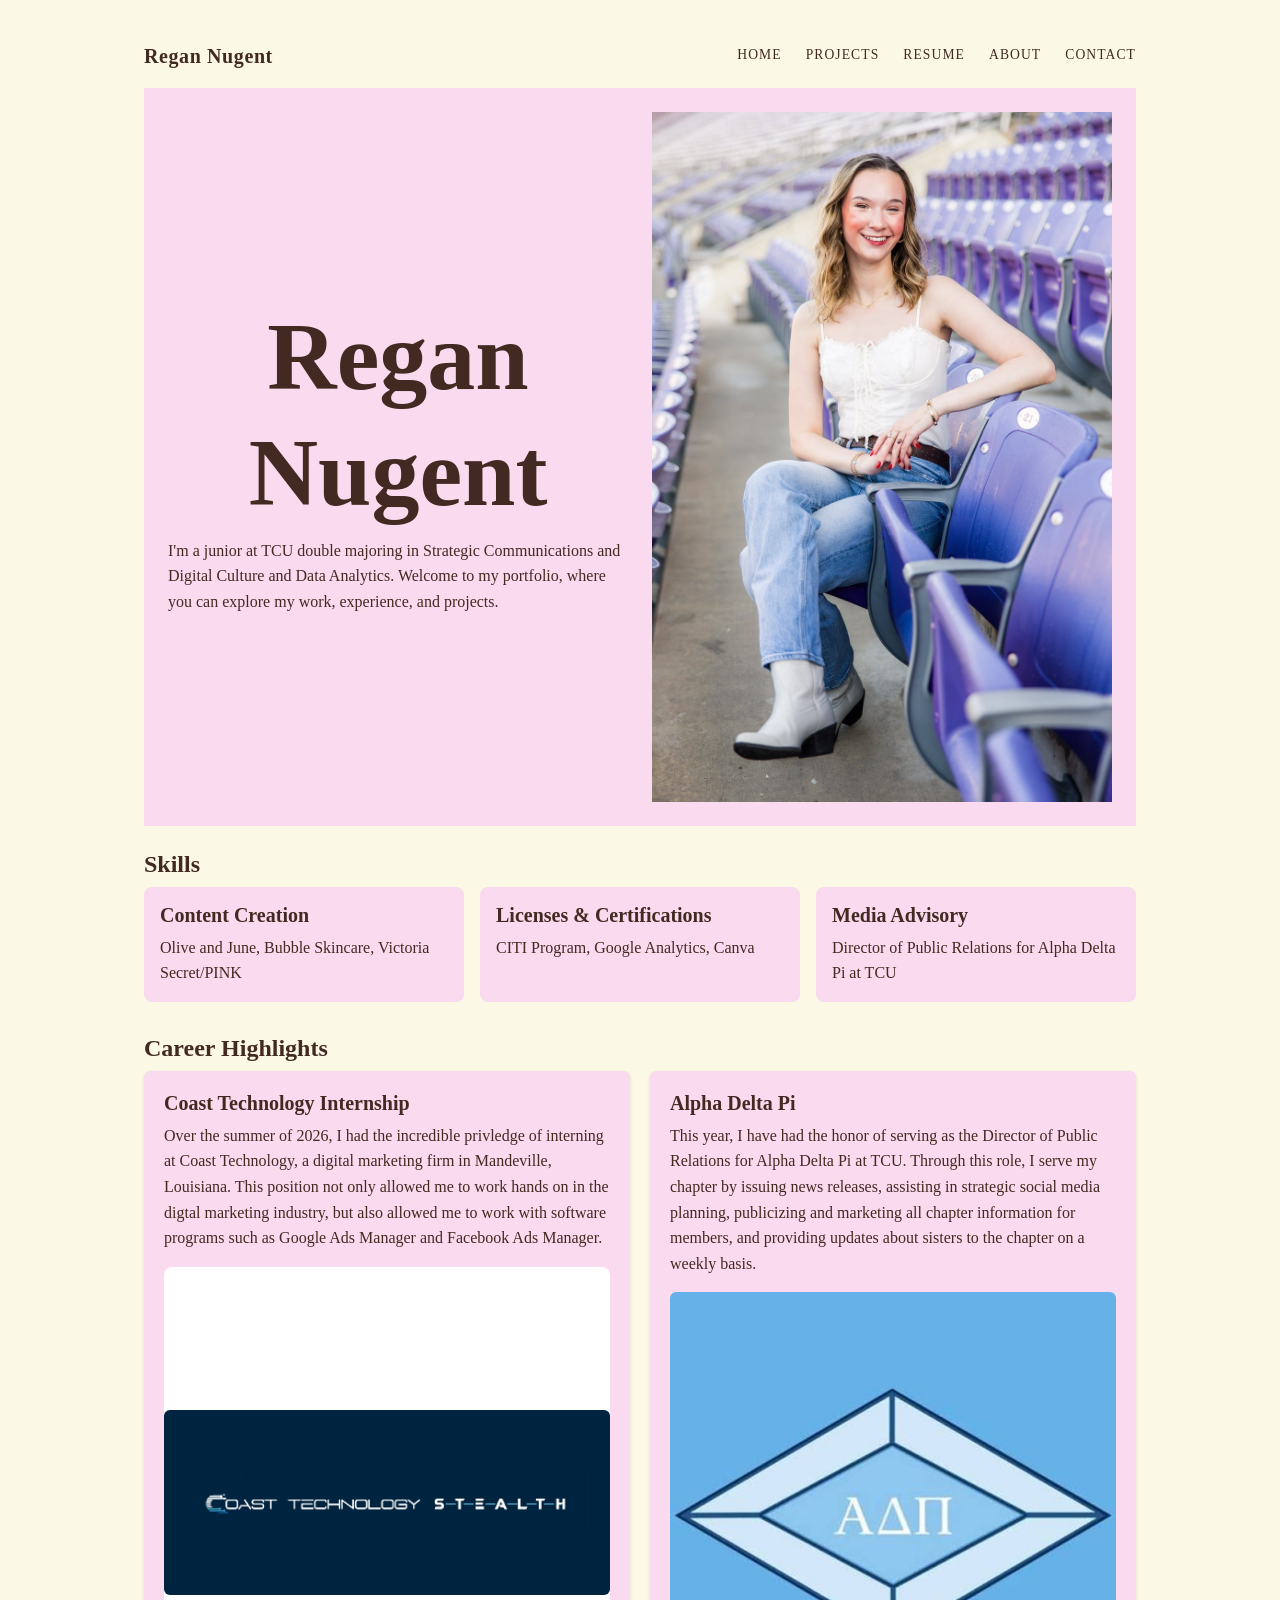
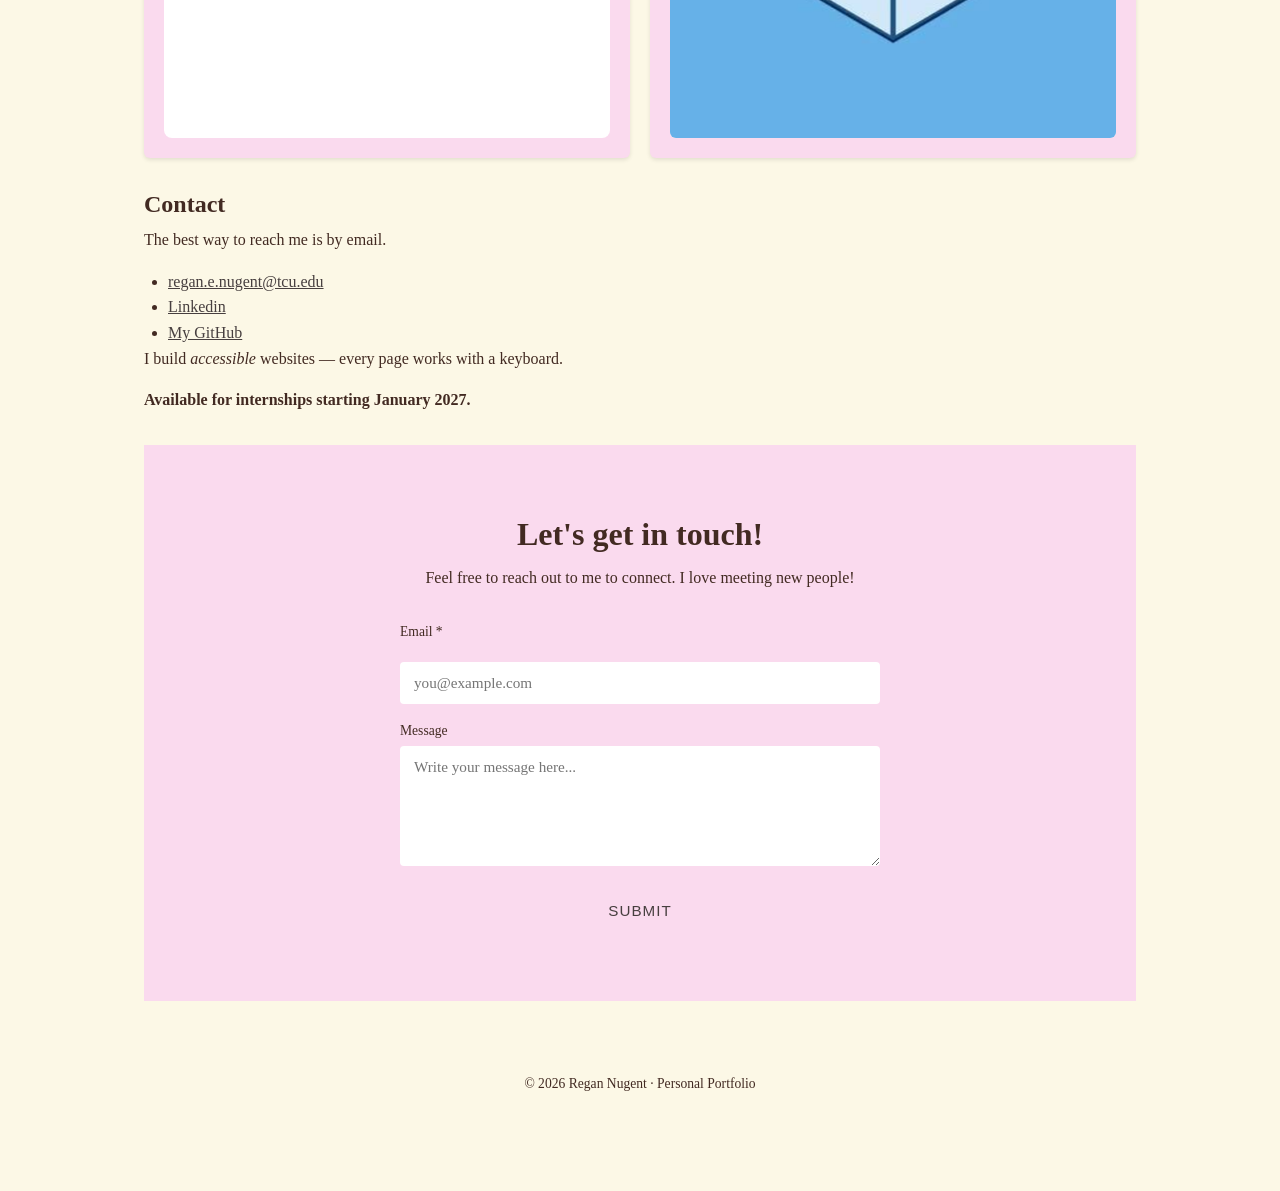
<file: index.html>
<!DOCTYPE html>
<html lang="en">
<head>
    <link rel="stylesheet" href="css/styles.css">
    <meta charset="UTF-8">
    <meta name="viewport" content="width=device-width, initial-scale=1.0">
    <title>Regan Nugent</title>
</head>

<nav class="nav-container">
    <a href="index.html" class="logo">Regan Nugent</a>
    <div class="nav-links">
        <a href="index.html">Home</a>
        <a href="projects.html">Projects</a>
        <a href="resume.html">Resume</a>
        <a href="about.html">About</a>
        <a href="index.html#contact">Contact</a>
    
    </div>
</nav>

<header>
    <div class="header-text">
        <h1>Regan Nugent</h1>
        <p>I'm a junior at TCU double majoring in Strategic Communications and Digital Culture and Data Analytics. Welcome to my portfolio, where you can explore my work, experience, and projects.</p>
    </div>
    <div class="header-pic">
        <img src="images/IMG_5962.JPG">
    </div>
</header>

<section>
    <main>
        <section id="skills">
    <h2>Skills</h2>
    <ul class="skills-grid">
        <li class="skill-card">
            <h3>Content Creation</h3>
            <p>Olive and June, Bubble Skincare, Victoria Secret/PINK</p>
        </li>
        <li class="skill-card">
            <h3>Licenses & Certifications</h3>
            <p>CITI Program, Google Analytics, Canva</p>
        </li>
         <li class="skill-card">
            <h3>Media Advisory</h3>
            <p>Director of Public Relations for Alpha Delta Pi at TCU</p>
        </li>
    </ul>
</section>

<section id="career-highlights">
    <h2>Career Highlights</h2>

    <div class="highlights-row">
        <ul class="project-list">
            <li class="project-card">
                <h3>Coast Technology Internship</h3>
                <p>Over the summer of 2026, I had the incredible privledge of interning at Coast Technology, a digital marketing firm in Mandeville, Louisiana. This position not only allowed me to work hands on in the digtal marketing industry, but also allowed me to work with software programs such as Google Ads Manager and Facebook Ads Manager. </p>
                <div class="header-pic">
                    <img src= "images/Coast-Technology-feature.png">
            </li>
        </ul>

        <ul class="project-list">
            <li class="project-card">
                <h3>Alpha Delta Pi</h3>
                <p>This year, I have had the honor of serving as the Director of Public Relations for Alpha Delta Pi at TCU. Through this role, I serve my chapter by issuing news releases, assisting in strategic social media planning, publicizing and marketing all chapter information for members, and providing updates about sisters to the chapter on a weekly basis.</p>
                <div class="header-pic">
                    <img src="images/ADPi.jpg">
                </div>
            </li>
        </ul>
    </div>
</section>

<section id="contact">
    <h2>Contact</h2>
    <p>The best way to reach me is by email.</p>
    <ul>
        <li><a href="regan.e.nugent@tcu.edu">regan.e.nugent@tcu.edu</a></li>
        <li><a href="https://www.linkedin.com/in/regannugent/" target="_blank" rel="noopener">Linkedin</a></li>
        <li><a href="https://github.com/regannugent504-ui/portfolio-reganenugent" target="_blank" rel="noopener">My GitHub</a></li>
    </ul>
<p>I build <em>accessible</em> websites — every page works with a keyboard.</p>
<p><strong>Available for internships starting January 2027.</strong></p>
</section>

<section class="contact" id="contact">
    <h2>Let's get in touch!</h2>
    <p>Feel free to reach out to me to connect. I love meeting new people!</p>
    <form class="contact-form" action="https://formspree.io/f/xgaejpdp" method="POST">
        <label for="email">Email *</label>
        <input type="email" id="email" name="email" required placeholder="you@example.com">
      </div>
      <div>
        <label for="message">Message</label>
        <textarea id="message" name="message" placeholder="Write your message here..."></textarea>
      </div>
      <button type="submit">Submit</button>
    </form>
</section>
<footer>
    <p>&copy; 2026 Regan Nugent · Personal Portfolio</p>
</footer>

</body>
</html>
</file>
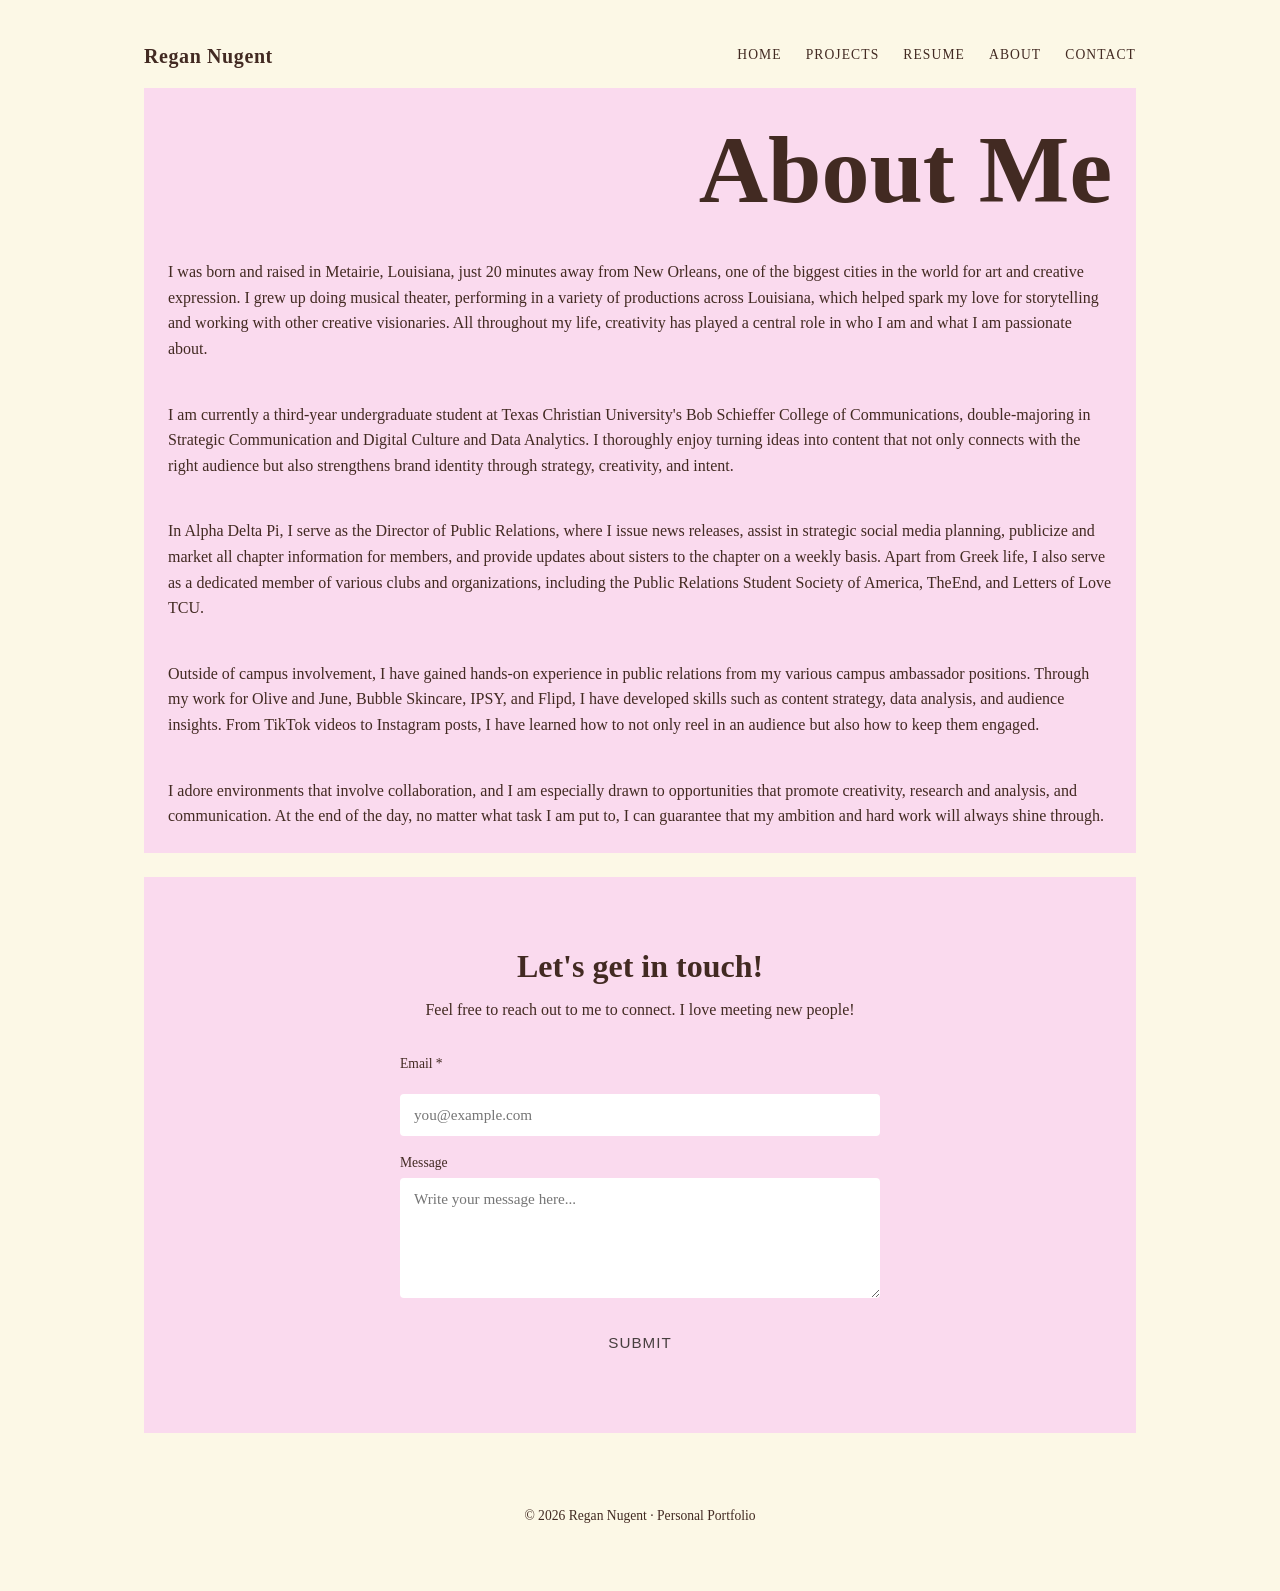
<file: about.html>
<!DOCTYPE html>
<html lang="en">
<head>
    <link rel="stylesheet" href="css/styles.css">
    <meta charset="UTF-8">
    <meta name="viewport" content="width=device-width, initial-scale=1.0">
    <title>Regan Nugent</title>
</head>

<nav class="nav-container">
    <a href="index.html" class="logo">Regan Nugent</a>
    <div class="nav-links">
        <a href="index.html">Home</a>
        <a href="projects.html">Projects</a>
        <a href="resume.html">Resume</a>
        <a href="about.html">About</a>
        <a href="index.html#contact">Contact</a>
    </div>
</nav>

<header>
    <div class="header-text"></div>
<h1>About Me</h1>
<p> I was born and raised in Metairie, Louisiana, just 20 minutes away from New Orleans, one of the biggest cities in the world for art and creative expression. I grew up doing musical theater, performing in a variety of productions across Louisiana, which helped spark my love for storytelling and working with other creative visionaries. All throughout my life, creativity has played a central role in who I am and what I am passionate about. 
</p>

<p>I am currently a third-year undergraduate student at Texas Christian University's Bob Schieffer College of Communications, double-majoring in Strategic Communication and Digital Culture and Data Analytics. I thoroughly enjoy turning ideas into content that not only connects with the right audience but also strengthens brand identity through strategy, creativity, and intent.
</p>
<p>In Alpha Delta Pi, I serve as the Director of Public Relations, where I issue news releases, assist in strategic social media planning, publicize and market all chapter information for members, and provide updates about sisters to the chapter on a weekly basis. Apart from Greek life, I also serve as a dedicated member of various clubs and organizations, including the Public Relations Student Society of America, TheEnd, and Letters of Love TCU.
</p>
<p>Outside of campus involvement, I have gained hands-on experience in public relations from my various campus ambassador positions. Through my work for Olive and June, Bubble Skincare, IPSY, and Flipd, I have developed skills such as content strategy, data analysis, and audience insights. From TikTok videos to Instagram posts, I have learned how to not only reel in an audience but also how to keep them engaged.
</p>
<p>I adore environments that involve collaboration, and I am especially drawn to opportunities that promote creativity, research and analysis, and communication. At the end of the day, no matter what task I am put to, I can guarantee that my ambition and hard work will always shine through. 
</p>
</div>
</header>
  
<section class="contact" id="contact">
    <h2>Let's get in touch!</h2>
    <p>Feel free to reach out to me to connect. I love meeting new people!</p>
    <form class="contact-form" action="https://formspree.io/f/xgaejpdp" method="POST">
        <label for="email">Email *</label>
        <input type="email" id="email" name="email" required placeholder="you@example.com">
      </div>
      <div>
        <label for="message">Message</label>
        <textarea id="message" name="message" placeholder="Write your message here..."></textarea>
      </div>
      <button type="submit">Submit</button>
    </form>
</section>

<footer>
    <p>&copy; 2026 Regan Nugent · Personal Portfolio</p>
</footer>
</file>
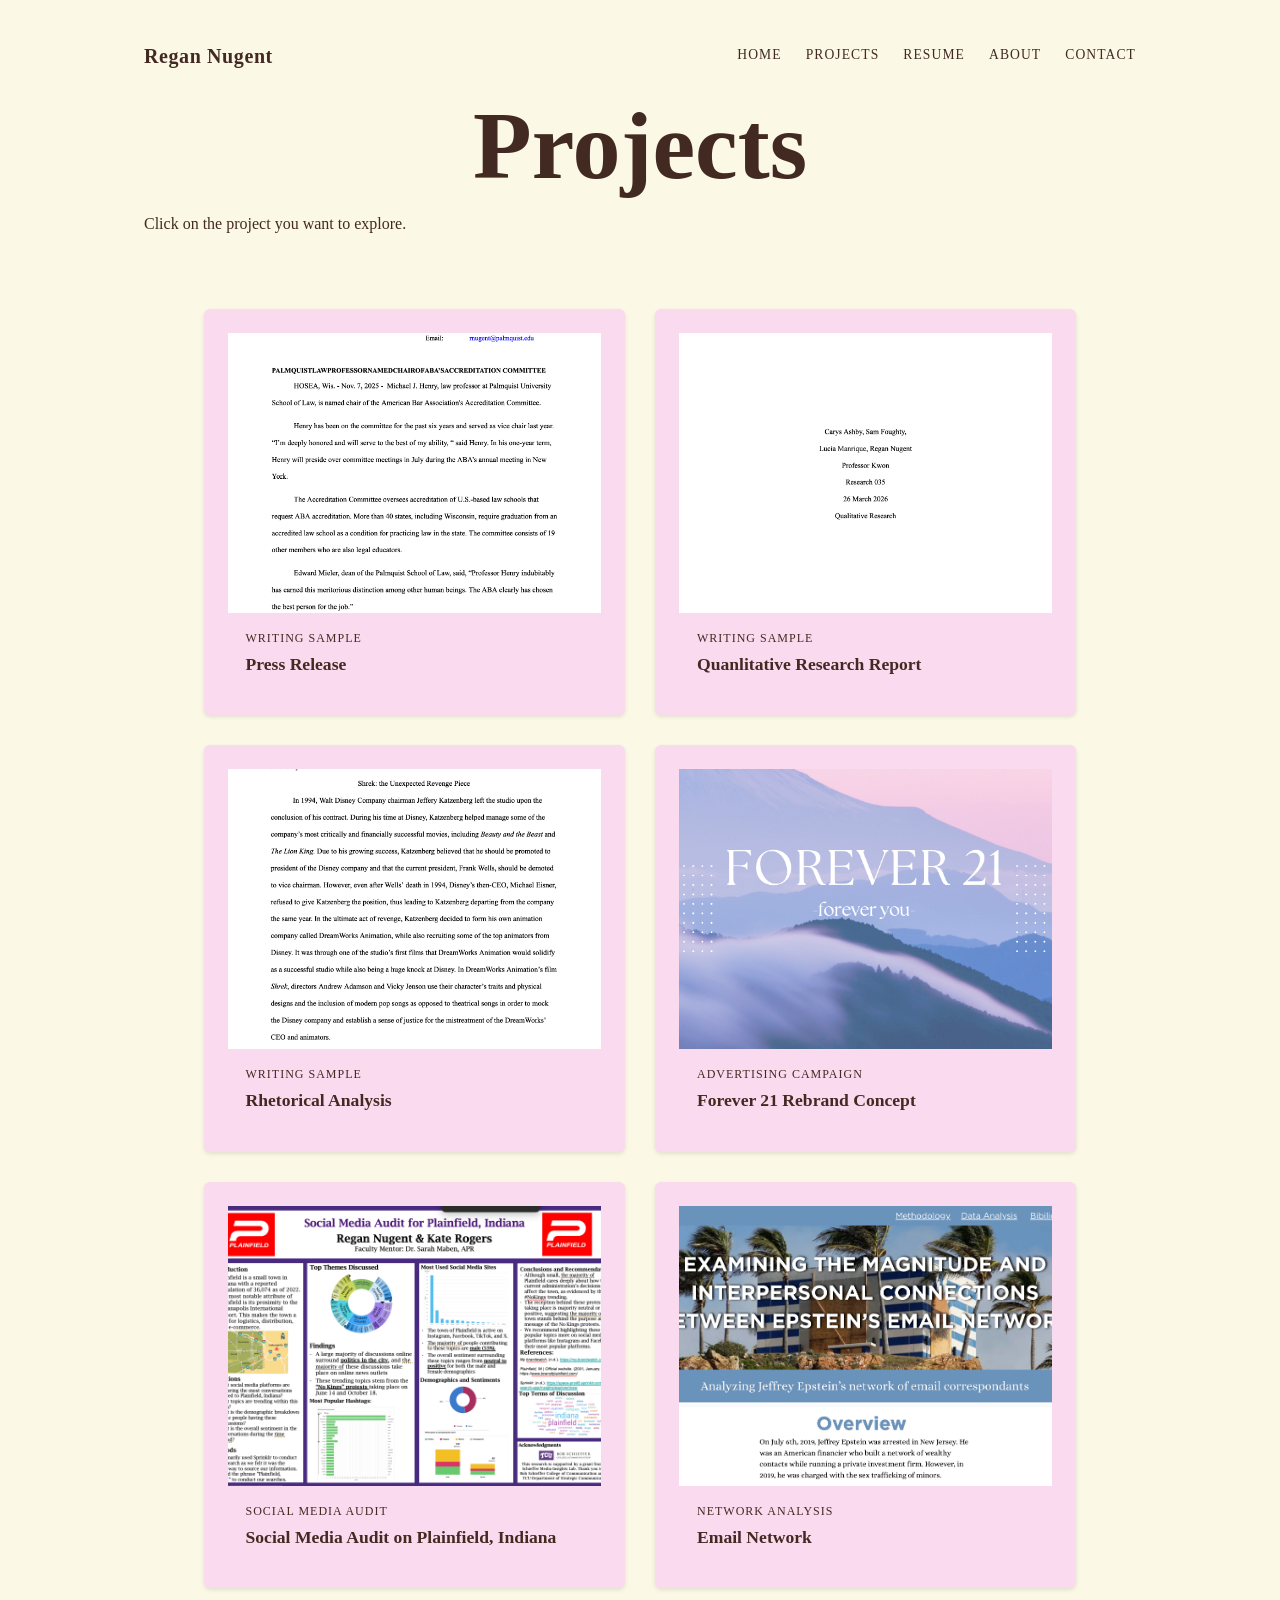
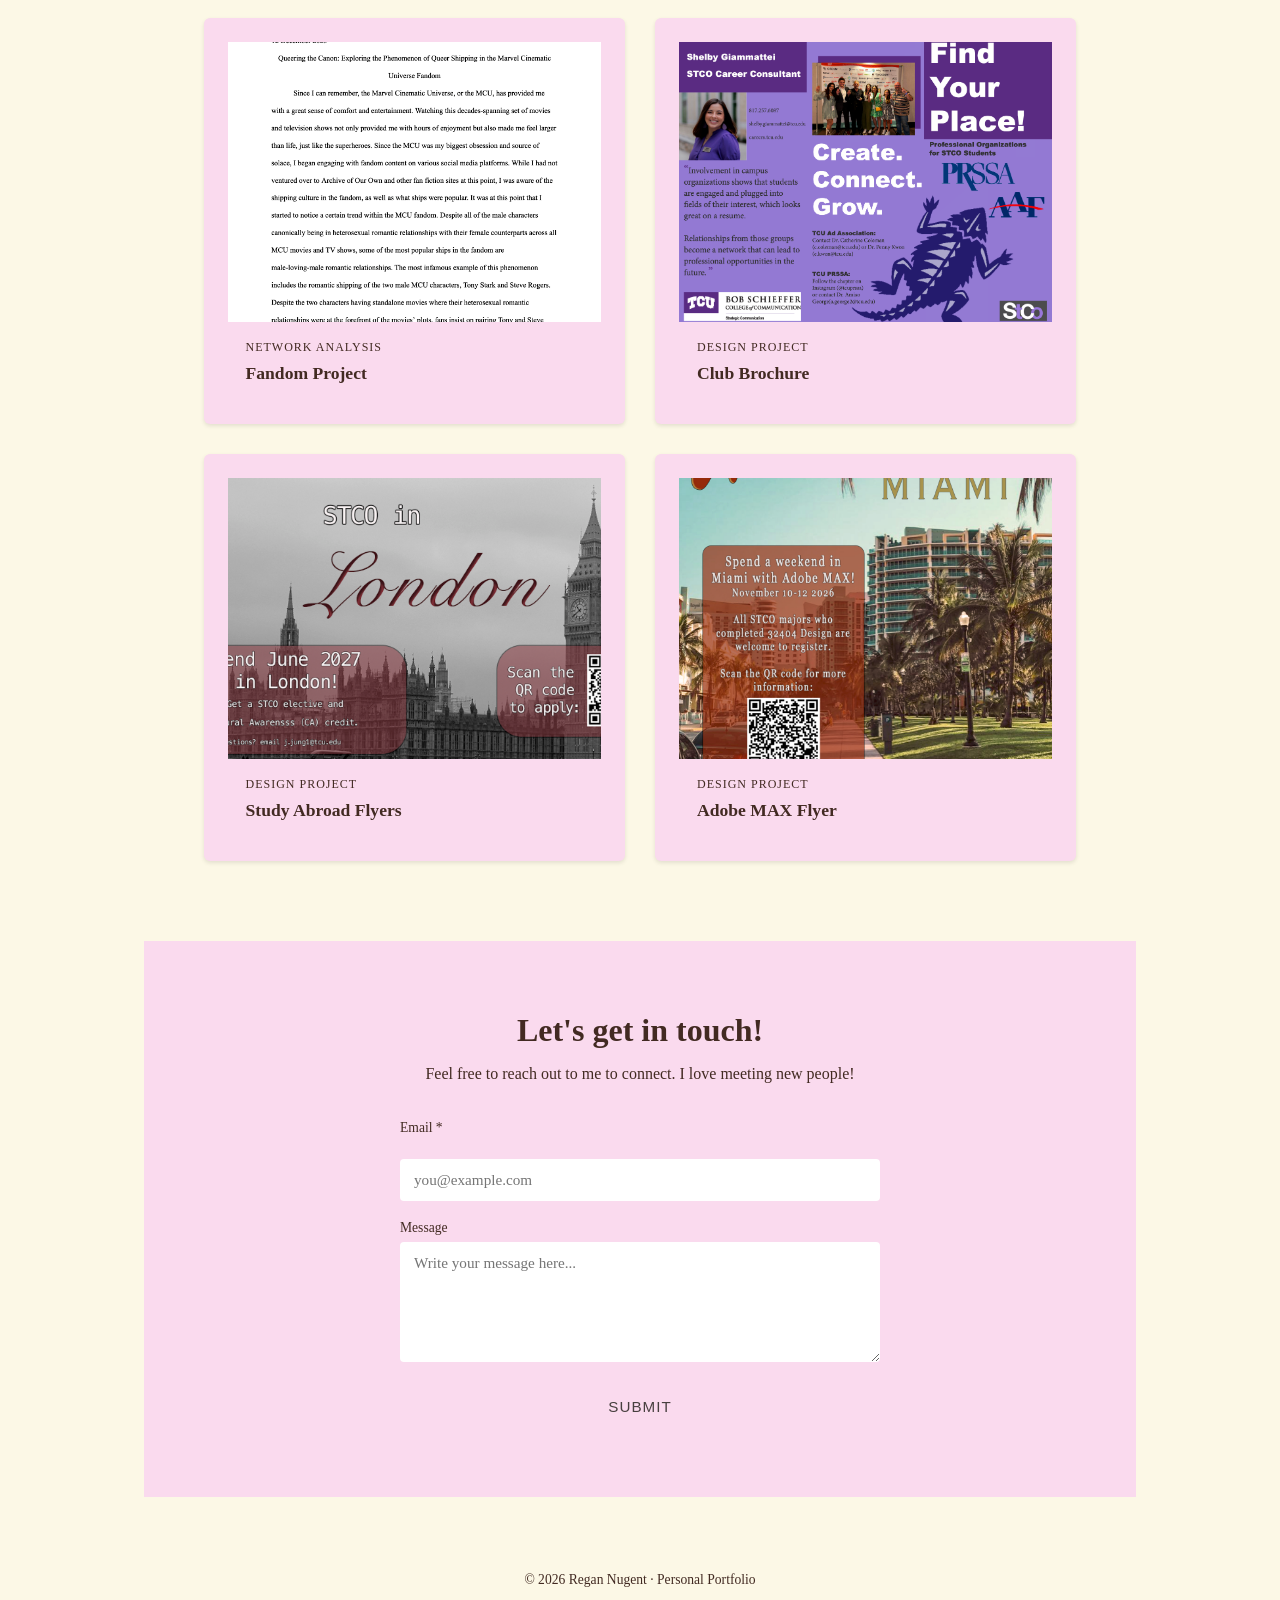
<file: projects.html>
<!DOCTYPE html>
<html lang="en">
<head>
    <link rel="stylesheet" href="css/styles.css">
    <meta charset="UTF-8">
    <meta name="viewport" content="width=device-width, initial-scale=1.0">
    <title>Regan Nugent</title>   
</head>
<nav class="nav-container">
    <a href="index.html" class="logo">Regan Nugent</a>
    <div class="nav-links">
        <a href="index.html">Home</a>
        <a href="projects.html">Projects</a>
        <a href="resume.html">Resume</a>
        <a href="about.html">About</a>
        <a href="index.html#contact">Contact</a>
    </div>
</nav>

<body>
    <section class="page-title" id="projects">
    <h1>Projects</h1>
<p class="section-note">Click on the project you want to explore.</p>  </section>

  <section class="projects">
  <a class="project-card" href="files/News-Release.pdf" download="Regan-Nugent-Press-Release.pdf">
    <div class="thumb"><img src="images/News_Release.png" alt="Writing sample thumbnail" onerror="this.style.display='none'; this.parentElement.innerHTML='Image placeholder';" style="object-position: 30% 60%;"></div>
    <div class="info">
      <p class="category">Writing Sample</p>
      <h3>Press Release</h3>
    </div>
  </a>

  <a class="project-card" href="files/Wrapped and Ready-Qualitative .pdf" download="Regan-Nugent-Qualitative-Research-Report.pdf">
    <div class="thumb"><img src="images/Qualitative_Research_Report.png" alt="Writing sample thumbnail" onerror="this.style.display='none'; this.parentElement.innerHTML='Image placeholder';"></div>
    <div class="info">
      <p class="category">Writing Sample</p>
      <h3>Quanlitative Research Report</h3>
    </div>
  </a>

  <a class="project-card" href="files/Shrek_ the Unexpected Revenge Piece - Nugent.docx.pdf" download="Regan-Nugent-Rhetorical-Analysis.pdf">
    <div class="thumb"><img src="images/Shrek.png" alt="Writing sample thumbnail" onerror="this.style.display='none'; this.parentElement.innerHTML='Image placeholder';"></div>
    <div class="info">
      <p class="category">Writing Sample</p>
      <h3>Rhetorical Analysis</h3>
    </div>
  </a>

  <a class="project-card" href="files/F21_Group 2 Book.pdf" download="Regan-Nugent-Forever-21-Rebrand.pdf">
    <div class="thumb"><img src="images/Forever_21.png" alt="Advertising campaign thumbnail" onerror="this.style.display='none'; this.parentElement.innerHTML='Image placeholder';"></div>
    <div class="info">
      <p class="category">Advertising Campaign</p>
      <h3>Forever 21 Rebrand Concept</h3>
    </div>
  </a>

  <a class="project-card" href="files/Social Media Audit on Plainfield, Indiana.pdf" download="Regan-Nugent-Social-Media-Audit.pdf">
    <div class="thumb"><img src="images/Social_Media_Audit.png" alt="Social media audit thumbnail" onerror="this.style.display='none'; this.parentElement.innerHTML='Image placeholder';"></div>
    <div class="info">
      <p class="category">Social Media Audit</p>
      <h3>Social Media Audit on Plainfield, Indiana</h3>
    </div>
  </a>

  <a class="project-card" href="files/Epstein Email Network.pdf" download="Regan-Nugent-Email-Network.pdf">
    <div class="thumb"><img src="images/Email_Network.png" alt="Writing sample thumbnail" onerror="this.style.display='none'; this.parentElement.innerHTML='Image placeholder';"></div>
    <div class="info">
      <p class="category">Network Analysis</p>
      <h3>Email Network</h3>
    </div>
  </a>

  <a class="project-card" href="files/Final Project.pdf" download="Regan-Nugent-Fandom-Project.pdf">
    <div class="thumb"><img src="images/Fandom_Project.png" alt="Project four thumbnail" onerror="this.style.display='none'; this.parentElement.innerHTML='Image placeholder';"></div>
    <div class="info">
      <p class="category">Network Analysis</p>
      <h3>Fandom Project</h3>
    </div>
  </a>

  <a class="project-card" href="files/Brochure (1).pdf" download="Regan-Nugent-Club-Brochure.pdf">
    <div class="thumb"><img src="images/Brochure.png" alt="Writing sample thumbnail" onerror="this.style.display='none'; this.parentElement.innerHTML='Image placeholder';"></div>
    <div class="info">
      <p class="category">Design Project</p>
      <h3>Club Brochure</h3>
    </div>
  </a>

  <a class="project-card" href="files/Regan Nugent Project 2/Regan Nugent Facebook.png" download="Regan-Nugent-Study-Abroad-Flyers.pdf">
    <div class="thumb"><img src="images/Study_Abroad.png" alt="Writing sample thumbnail" onerror="this.style.display='none'; this.parentElement.innerHTML='Image placeholder';"></div>
    <div class="info">
      <p class="category">Design Project</p>
      <h3>Study Abroad Flyers</h3>
    </div>
  </a>

  <a class="project-card" href="files/Regan Nugent Project 1.pdf" download="Regan-Nugent-Adobe-MAX-Flyer.pdf">
    <div class="thumb"><img src="images/Adobe_MAX.png" alt="Writing sample thumbnail" onerror="this.style.display='none'; this.parentElement.innerHTML='Image placeholder';"></div>
    <div class="info">
      <p class="category">Design Project</p>
      <h3>Adobe MAX Flyer</h3>
    </div>
  </a>
</section>

<section class="contact" id="contact">
    <h2>Let's get in touch!</h2>
    <p>Feel free to reach out to me to connect. I love meeting new people!</p>
    <form class="contact-form" action="https://formspree.io/f/xgaejpdp" method="POST">
        <label for="email">Email *</label>
        <input type="email" id="email" name="email" required placeholder="you@example.com">
      </div>
      <div>
        <label for="message">Message</label>
        <textarea id="message" name="message" placeholder="Write your message here..."></textarea>
      </div>
      <button type="submit">Submit</button>
    </form>
</section>
<footer>
    <p>&copy; 2026 Regan Nugent · Personal Portfolio</p>
</footer>

</body>
</html>
</body>
</html>
</file>
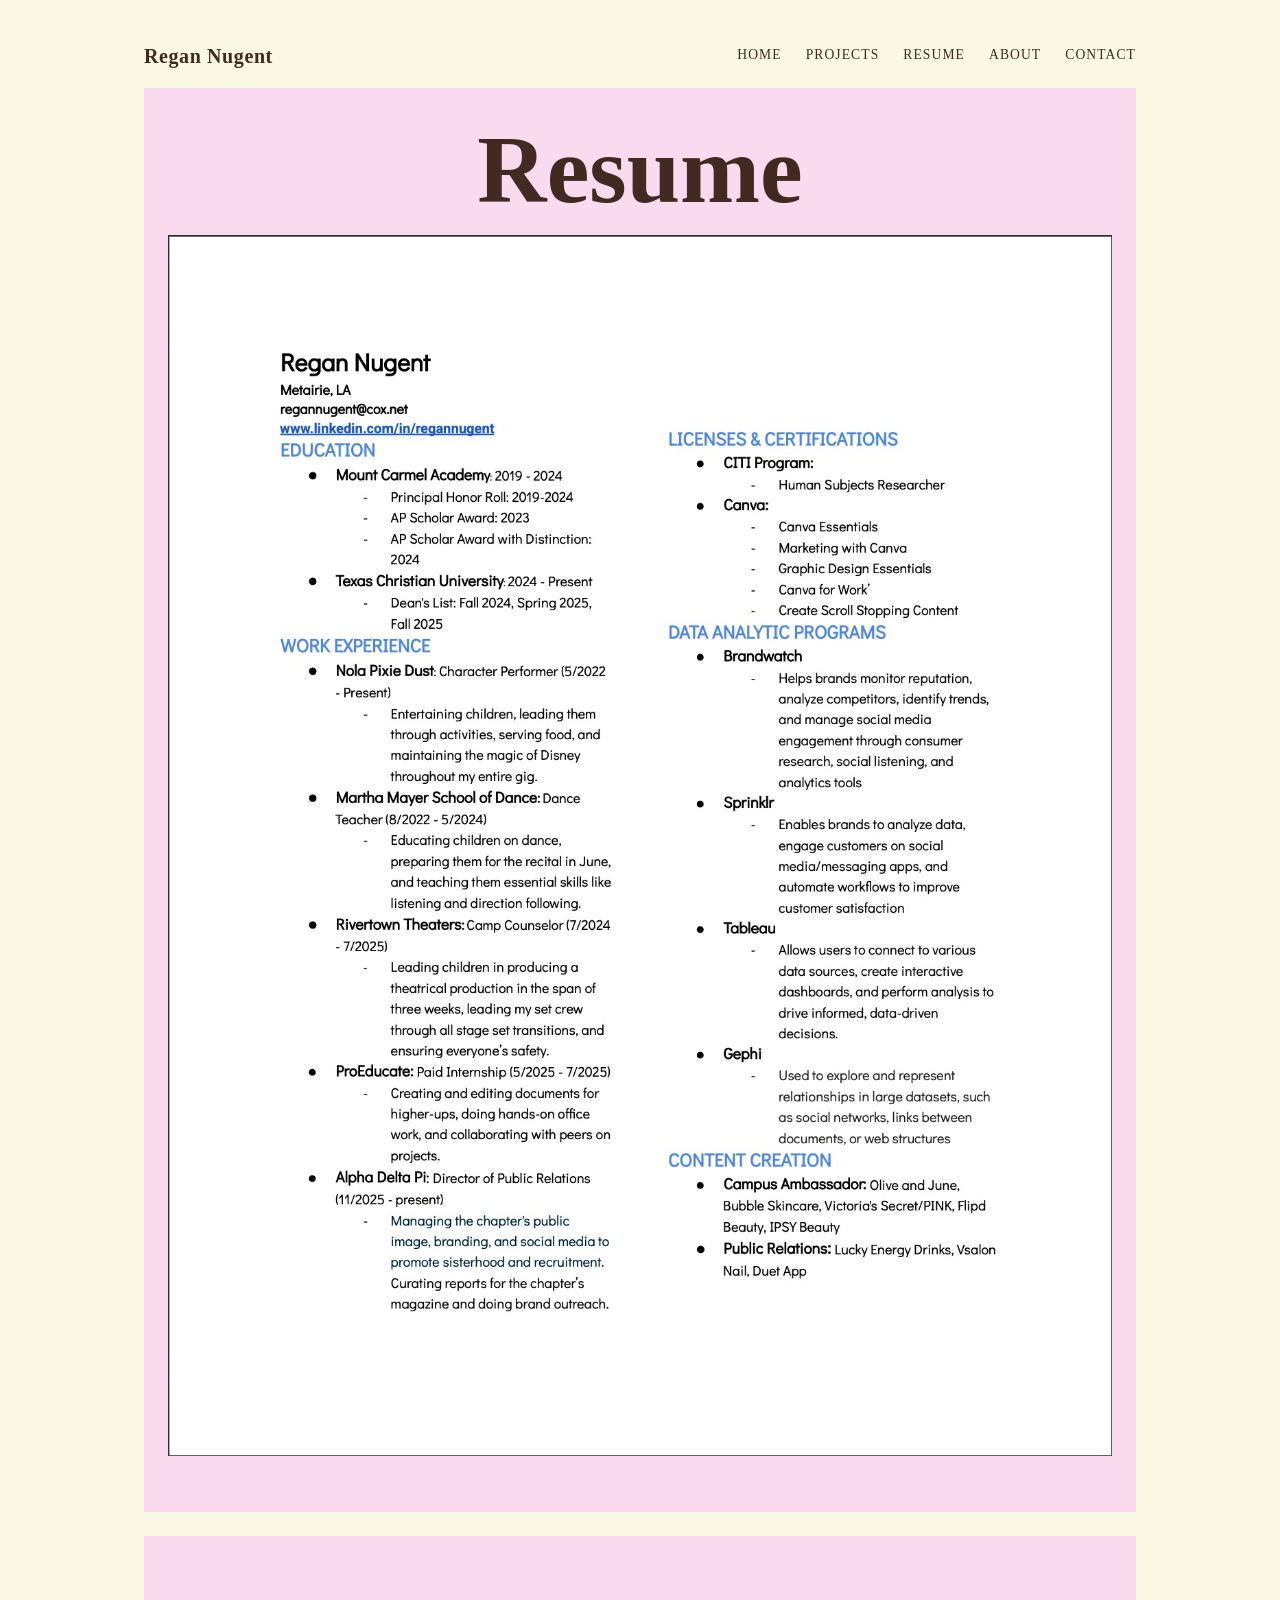
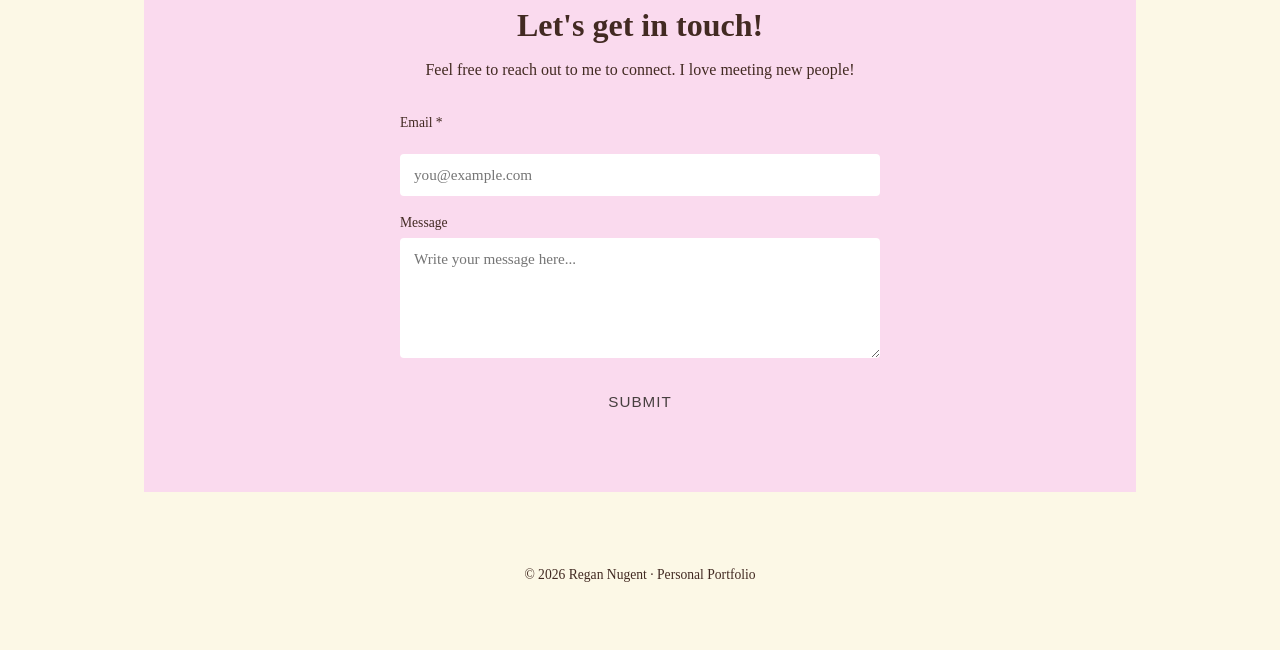
<file: resume.html>
<!DOCTYPE html>
<html lang="en">
<head>
    <link rel="stylesheet" href="css/styles.css">
    <meta charset="UTF-8">
    <meta name="viewport" content="width=device-width, initial-scale=1.0">
    <title>Regan Nugent</title>
</head>

<nav class="nav-container">
    <a href="index.html" class="logo">Regan Nugent</a>
    <div class="nav-links">
        <a href="index.html">Home</a>
        <a href="projects.html">Projects</a>
         <a href="resume.html">Resume</a>
        <a href="about.html">About</a>
        <a href="index.html#contact">Contact</a>
    </div>
</nav>

<header>
    <div class="header-text">
        <h1>Resume</h1>
    <section id="resume">
    <a href="files/Regan-Nugent-Resume.pdf" download="Regan-Nugent-Resume.pdf" aria-label="Download my resume as a PDF">
        <div class="header-pic">
        <img src="images/Regan_Nugent_Resume.jpeg">
        </div>
    </a>
    </section>    
</header>

<section class="contact" id="contact">
    <h2>Let's get in touch!</h2>
    <p>Feel free to reach out to me to connect. I love meeting new people!</p>
    <form class="contact-form" action="https://formspree.io/f/xgaejpdp" method="POST">
        <label for="email">Email *</label>
        <input type="email" id="email" name="email" required placeholder="you@example.com">
      </div>
      <div>
        <label for="message">Message</label>
        <textarea id="message" name="message" placeholder="Write your message here..."></textarea>
      </div>
      <button type="submit">Submit</button>
    </form>
</section>

  <footer>
    <p>&copy; 2026 Regan Nugent · Personal Portfolio</p>
</footer>

</html>
</file>
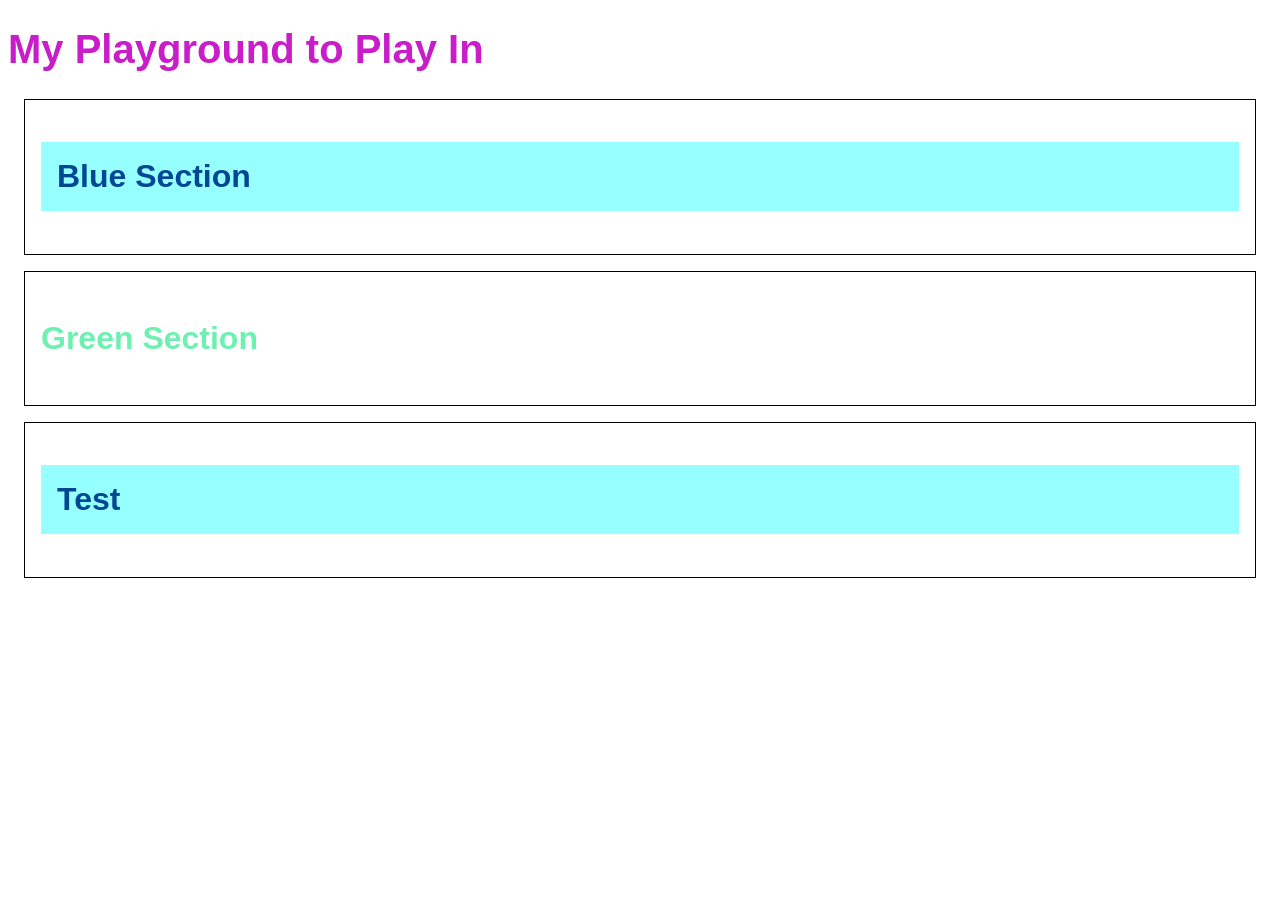
<file: sandbox.html>
<!DOCTYPE html>
<html lang="en">
<head>
    <meta charset="UTF-8">
    <meta name="viewport" content="width=device-width, initial-scale=1.0">
    <title>Document</title>

    <!-- Inline CSS for learning purposes -->

    <style>

        h1 {
            color: rgb(201, 29, 201);

            font-family:'Gill Sans', 'Gill Sans MT', Calibri, 'Trebuchet MS', sans-serif;

            font-size: 2.5rem;
        }
        
        h2 {
            color: rgb(3, 71, 148);
            
            font-family:'Gill Sans', 'Gill Sans MT', Calibri, 'Trebuchet MS', sans-serif;

            font-size: 2rem;

            background-color: rgb(150, 255, 255);
            padding: 1rem
        }

        
        h3 {
            color: rgb(110, 240, 177);
            
            font-family: 'Gill Sans', 'Gill Sans MT', Calibri, 'Trebuchet MS', sans-serif;

            font-size: 2rem;

        }

  
        section {
            border: 1px solid black;
            margin: 1rem;
            padding: 1rem;
        
    </style>




</head>
<body>

    </main>

        <h1>My Playground to Play In</h1>
        <section class=""blue>
            <h2>Blue Section</h2>
        </section>

        <section class="Green">
            <h3>Green Section</h3>
        </section>


        <section>
            <h2>Test</h2>

        </section>


    </main>




</body>
</html>
</file>
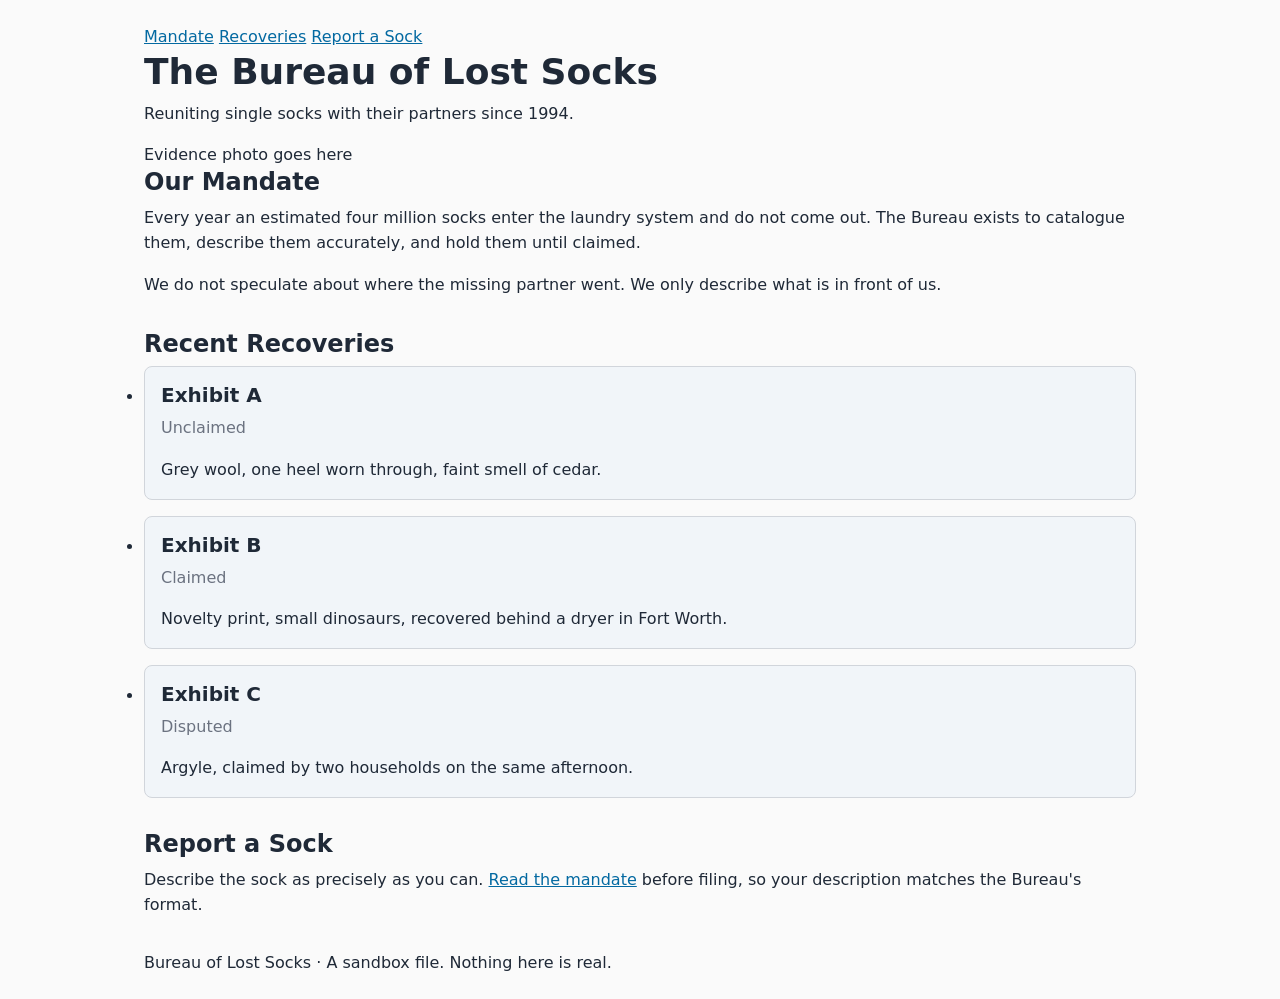
<file: sandboxes/sandbox06.html>
<!DOCTYPE html>
<html lang="en">
<head>
<meta charset="UTF-8">
<meta name="viewport" content="width=device-width, initial-scale=1.0">
<title>Bureau of Lost Socks — Sandbox</title>

<!-- Inline CSS for learning purposes. This file is a sandbox:
     it is NOT linked to css/styles.css and never will be. Break it freely. -->

<style>

/* ==========================
   1. RESET
   ========================== */
*,
*::before,
*::after {
    box-sizing: border-box;
    margin: 0;
    padding: 0;
}

img {
    max-width: 100%;
    height: auto;
    display: block;
}

/* ==========================
   2. DESIGN TOKENS
   ========================== */
:root {
    /* Color */
    --color-bg: #fafafa;
    --color-surface: #ffffff;
    --color-text: #1f2937;
    --color-muted: #6b7280;
    --color-accent: #0369a1;

    /* Spacing — a modular scale */
    --space-sm: 0.5rem;
    --space-md: 1rem;
    --space-lg: 1.5rem;
    --space-xl: 2rem;

    /* Typography */
    --text-base: 1rem;
    --text-h3: 1.25rem;
    --text-h2: 1.5rem;
    --text-h1: 2.25rem;
    --leading-body: 1.6;
    --leading-heading: 1.2;
    --font-stack: system-ui, 'Segeo UI', Tahoma, sans-serif;

    /* Layout */
    --page-width: 64rem;
    --reading-width: 70ch;
}

/* ==========================
   3. BASE ELEMENT STYLES
   ========================== */
body {
    background-color: var(--color-bg);
    color: var(--color-text);
    font-size: var(--text-base);
    line-height: var(--leading-body);
    font-family: var(--font-stack);
}

h1 { font-size: var(--text-h1); line-height: var(--leading-heading); }
h2 { font-size: var(--text-h2); line-height: var(--leading-heading); }
h3 { font-size: var(--text-h3); line-height: var(--leading-heading); }

h1, h2, h3 { margin-bottom: var(--space-sm); }
p { margin-bottom: var(--space-md); }
p:last-child { margin-bottom: 0; }

a { color: var(--color-accent); }

/* ==========================
   4. LAYOUT
   ========================== */
body {
    max-width: var(--page-width);
    margin: 0 auto;
    padding: var(--space-lg) var(--space-md);
}

section {
    margin-bottom: 32px;
}

.exhibit {
    background-color: #f1f5f9;
    border: 1px solid #d1d5db;
    border-radius: 8px;
    padding: var(--space-md);
    margin-bottom: 1rem;
}

.status {
    color: #6b7280;
}

</style>
</head>
<body>

<nav>
    <a href="#mandate">Mandate</a>
    <a href="#recoveries">Recoveries</a>
    <a href="#report">Report a Sock</a>
</nav>


<header>
    <div class="header-text">
        <h1>The Bureau of Lost Socks</h1>
        <p>Reuniting single socks with their partners since 1994.</p>
    <div>
    <div class="header-pic">
        <!-- TODO: replace before submitting -->
        <p>Evidence photo goes here</p>
    </div>
</header>

<main>

    <section id="mandate">
        <h2>Our Mandate</h2>
        <p>Every year an estimated four million socks enter the laundry system and do not come out. The Bureau exists to catalogue them, describe them accurately, and hold them until claimed.</p>
        <p>We do not speculate about where the missing partner went. We only describe what is in front of us.</p>
    </section>

    <section id="recoveries">
        <h2>Recent Recoveries</h2>
        <ul>
            <li class="exhibit">
                <h3>Exhibit A</h3>
                <p class="status">Unclaimed</p>
                <p>Grey wool, one heel worn through, faint smell of cedar.</p>
            </li>
            <li class="exhibit">
                <h3>Exhibit B</h3>
                <p class="status">Claimed</p>
                <p>Novelty print, small dinosaurs, recovered behind a dryer in Fort Worth.</p>
            </li>
            <li class="exhibit">
                <h3>Exhibit C</h3>
                <p class="status">Disputed</p> 
                <p>Argyle, claimed by two households on the same afternoon.</p>
            </li>
        </ul>
    </section>

    <section id="report">
        <h2>Report a Sock</h2>
        <p>Describe the sock as precisely as you can. <a href="#mandate">Read the mandate</a> before filing, so your description matches the Bureau's format.</p>
    </section>

</main>

<footer>
    <p>Bureau of Lost Socks &middot; A sandbox file. Nothing here is real.</p>
</footer>

</body>
</html>
</file>
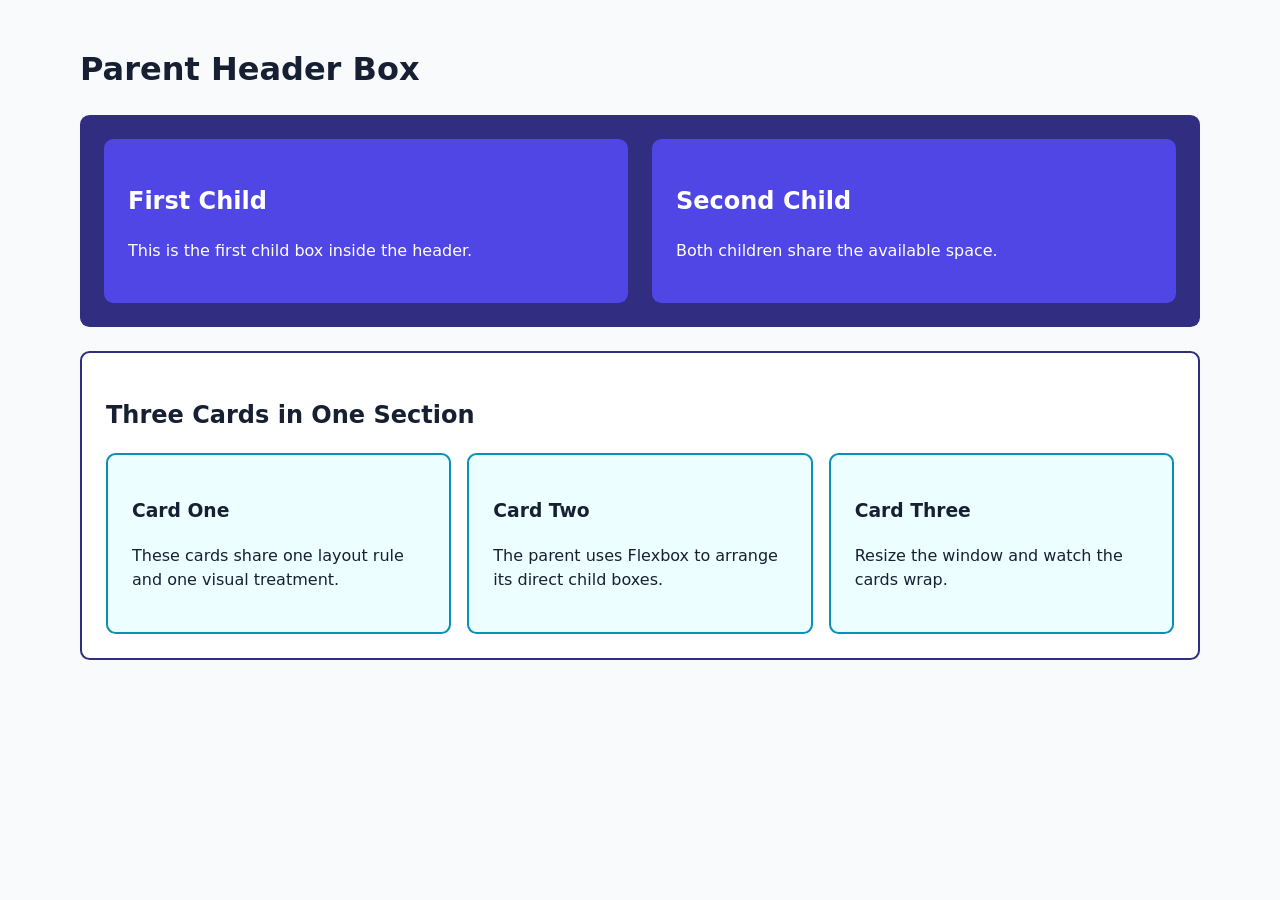
<file: sandboxes/sandbox07.html>
<!doctype html>
<html lang="en">

<head>
    <meta charset="utf-8">
    <meta name="viewport" content="width=device-width, initial-scale=1">
    <title>Student: Flexbox Practice Exercise</title>

    <style>
        :root {
            /* Color */
            --color-bg: #f8fafc;
            --color-surface: #ffffff;
            --color-surface-alt: #ecfeff;
            --color-text: #172033;
            --color-border: #0891b2;
            --color-accent: #312e81;
            --color-accent-alt: #4f46e5;
            --color-on-accent: #ffffff;

            /* Spacing */
            --space-md: 1rem;
            --space-lg: 1.5rem;

            /* Structure */
            --radius-md: 0.6rem;
        }

        * {
            box-sizing: border-box;
        }

        body {
            margin: 0;
            background-color: var(--color-bg);
            color: var(--color-text);
            font-family: system-ui, sans-serif;
            line-height: 1.5;
        }

        .page {
            width: min(90%, 70rem);
            margin: 0 auto;
            padding: var(--space-lg) 0;
        }

        /* The parent box. Flexbox arranges its direct children. */
        header {
            display: flex;
            flex-wrap: wrap;
            align-items: center;
            gap: var(--space-lg);
            padding: var(--space-lg);
            background-color: var(--color-accent);
            color: var(--color-on-accent);
            border-radius: var(--radius-md);
        }

        /* flex: 1 shares the space between the children. */
        .header-child {
            flex: 1;
            min-width: 16rem;
            padding: var(--space-lg);
            background-color: var(--color-accent-alt);
            border-radius: var(--radius-md);
        }

        .cards-section {
            margin-top: var(--space-lg);
            padding: var(--space-lg);
            background-color: var(--color-surface);
            border: 2px solid var(--color-accent);
            border-radius: var(--radius-md);
        }

        .cards {
            display: flex;
            flex-wrap: wrap;
            gap: var(--space-md);
        }

        .card {
            flex: 1;
            min-width: 12rem;
            padding: var(--space-lg);
            background-color: var(--color-surface-alt);
            border: 2px solid var(--color-border);
            border-radius: var(--radius-md);
        }
    </style>
</head>

<body>

    <main class="page">

        <h1>Parent Header Box</h1>

        <header>

            <div class="header-child">
                <h2>First Child</h2>
                <p>This is the first child box inside the header.</p>
            </div>

            <div class="header-child">
                <h2>Second Child</h2>
                <p>Both children share the available space.</p>
            </div>

        </header>

        <section class="cards-section">

            <h2>Three Cards in One Section</h2>

            <div class="cards">

                <article class="card">
                    <h3>Card One</h3>
                    <p>These cards share one layout rule and one visual treatment.</p>
                </article>

                <article class="card">
                    <h3>Card Two</h3>
                    <p>The parent uses Flexbox to arrange its direct child boxes.</p>
                </article>

                <article class="card">
                    <h3>Card Three</h3>
                    <p>Resize the window and watch the cards wrap.</p>
                </article>

            </div>

        </section>

    </main>

</body>

</html>
</file>
<file: css/styles.css>
@import url('https://fonts.googleapis.com/css2?family=Inter:wght@400;600&family=Lora:wght@400;700&display=swap');
/* ==========================
   1. RESET
   ========================== */
*,
*::before,
*::after {
    box-sizing: border-box;
    margin: 0;
    padding: 0;
}

img {
    max-width: 100%;
    height: auto;
    display: block;
}

/* ==========================
   2. DESIGN TOKENS
   ========================== */
:root {
    /* Color */
    --color-bg: #fcf8e6;
    --color-surface: #ffffff;
    --color-text: #422a22;
    --color-muted: #6b7280;
    --color-accent: #fadaee;

    /* Spacing — a modular scale */
    --space-sm: 0.5rem;
    --space-md: 1rem;
    --space-lg: 1.5rem;
    --space-xl: 2rem;

    /* Typography */
    --text-base: 1rem;
    --text-h3: 1.25rem;
    --text-h2: 1.5rem;
    --text-h1: 6rem ;
    --leading-body: 1.6;
    --leading-heading: 1.2;

    /* Layout */
    --page-width: 64rem;
    --reading-width: 70ch;

    /* Lab06 */
    --font-display: "Georgia", "Times New Roman", serif;
    --font-body: "Helvetica Neue", Arial, sans-serif;
    --color-surface-alt: #fadaee;
    --radius-md: 8px;

    /* Lab07 */
    --color-border: #e5e7eb;
    --shadow-sm: 0 2px 4px rgba(0, 0, 0, 0.1);
}


/* ==========================
   3. BASE ELEMENT STYLES
   ========================== */
body {
    font-family: var(--font-stack); /* Lab06 */
    background-color: var(--color-bg);
    color: var(--color-text);
    font-size: var(--text-base);
    line-height: var(--leading-body);
}

h1 { font-size: var(--text-h1); line-height: var(--leading-heading); }
h2 { font-size: var(--text-h2); line-height: var(--leading-heading); }
h3 { font-size: var(--text-h3); line-height: var(--leading-heading); }

h1, h2, h3 { margin-bottom: var(--space-sm); }
p { margin-bottom: var(--space-md); }
p:last-child { margin-bottom: 0; }

a { color: var(--color-accent); }
ul { padding-left: var(--space-lg); }

a:focus-visible {
    outline: 2px solid var(--color-accent);
    outline-offset: 2px;
}


/* ==========================
   4. LAYOUT
   Breakpoints used in this file:
     768px  — tablet and larger
   (CSS variables cannot be used inside @media conditions,
    so breakpoints are documented here instead of tokenized.)
   ========================== */

body {
    max-width: var(--page-width);
    margin: 0 auto;
    padding: var(--space-lg) var(--space-md);
}
    /* Lab06 */
header {
    display: flex;
    align-items: center;
    gap: var(--space-lg);
    padding: var(--space-lg);
    background-color: var(--color-surface-alt);
    margin-bottom: var(--space-lg);
}
.header-text { flex: 1; }
.header-pic {
    flex: 1;
    background-color: var(--color-surface);
    min-height: 18rem;
    border-radius: var(--radius-md);
    display: flex;
    align-items: center;
    justify-content: center;
    color: var(--color-muted);
}

nav {
    padding: var(--space-md) 0;
}
nav a {
    color: var(--color-text);
    text-decoration: none;
}
nav a:hover { color: var(--color-accent); }

section { margin-bottom: var(--space-xl); }

.nav-container {
    display: flex;
    justify-content: space-between;
    align-items: center;
}
.nav-container .logo {
  font-family: var(--font-display);
  font-size: 1.25rem;
  letter-spacing: 0.03em;
  color: var(--ink);
  text-decoration: none;
}

.nav-links { display: flex; gap: var(--space-lg); }
.logo {
    font-size: var(--text-h3);
    font-weight: bold;
    color: var(--color-text);
    text-decoration: none;
}
.nav-links a {
  color: var(--ink);
  text-decoration: none;
  font-size: 0.85rem;
  letter-spacing: 0.08em;
  text-transform: uppercase;
  border-bottom: 1px solid transparent;
  padding-bottom: 2px;
  transition: border-color 0.2s ease;
}
.nav-links a:hover {
  border-bottom-color: var(--accent);
}

header {
    /* ...existing Lab 06 declarations... */
    flex-wrap: wrap;
}
.header-text { flex: 1; min-width: 16rem; }
.header-pic {
    /* ...existing Lab 06 declarations... */
    min-width: 16rem;
}

.nav-container {
    /* ...existing declarations... */
    flex-wrap: wrap;
    gap: var(--space-md);
}

/* Lab07 */
.skills-grid {
    list-style: none;
    padding-left: 0;
    display: grid;
    grid-template-columns: repeat(auto-fit, minmax(12rem, 1fr));
    gap: var(--space-md);
}
.skill-card {
    padding: var(--space-md);
    background-color: var(--color-surface-alt);
    border-radius: var(--radius-md);
}

.about {
    display: flex;
    flex-wrap: wrap;
    align-items: center;
    gap: var(--space-lg);   
}
.about-image { flex: 1; min-width: 16rem; }
.about-image img { width: 100%; border-radius: var(--radius-md); }
.about-text { flex: 2; min-width: 16rem; max-width: var(--reading-width); }



.project-list {
    list-style: none;
    padding-left: 0;
    display: grid;
    grid-template-columns: 1fr;
    gap: var(--space-lg);
}
@media (min-width: 768px) {
    .project-list { grid-template-columns: 1fr 1fr; }
    .project-card.featured { grid-column: span 2; }
}

.project-card {
    padding: var(--space-lg);
    background-color: var(--color-surface);
    border: 1px solid var(--color-border);
    border-radius: var(--radius-md);
    box-shadow: var(--shadow-sm);
}
 
resume img {
    max-width: 320px;
    border: 1px solid var(--color-rule);
    border-radius: 4 px;
    transition: opacity var(--transition-fast);
}

resume a:hover img {
    opacity: 0.85;
}

/* ---------- CONTACT SECTION ---------- */
  .contact {
    background: #fadaee;
    padding: 70px 6%;
    text-align: center;
  }

  .contact h2 {
    font-size: 2rem;
    margin: 0 0 12px;
  }

  .contact p {
    color: var(--muted);
    max-width: 500px;
    margin: 0 auto 30px;
  }

  form.contact-form {
    max-width: 480px;
    margin: 0 auto;
    display: flex;
    flex-direction: column;
    gap: 16px;
    text-align: left;
    
  }

  form.contact-form label {
    font-size: 0.85rem;
    color: var(--muted);
    margin-bottom: 4px;
    display: block;
    
  }

  form.contact-form input,
  form.contact-form textarea {
    width: 100%;
    padding: 12px 14px;
    border: 1px solid var(--border);
    border-radius: 4px;
    font-size: 0.95rem;
    font-family: inherit;
    background: #fff;
  }

  form.contact-form textarea {
    min-height: 120px;
    resize: vertical;
  }

  form.contact-form button {
    align-self: center;
    padding: 12px 40px;
    background: var(--accent);
    color: #473f3f;
    border: none;
    border-radius: 4px;
    font-size: 0.95rem;
    text-transform: uppercase;
    letter-spacing: 1px;
    cursor: pointer;
    transition: background 0.2s ease;
  }

  form.contact-form button:hover {
    background: #d5cfcf;
  }

/* ---------- PROJECT GRID ---------- */
  .projects {
    display: grid;
    grid-template-columns: repeat(auto-fit, minmax(280px, 1fr));
    gap: 30px;
    padding: 40px 6% 80px;
    max-width: 1200px;
    margin: 0 auto;
  }

  .project-card {
    background-color: #fadaee; /* swap this hex for your shade of pink */
    border: 1px solid var(--border);
    border-radius: 6px;
    overflow: hidden;
    transition: transform 0.25s ease, box-shadow 0.25s ease;
    cursor: pointer;
    
  }

  .project-card:hover {
    transform: translateY(-4px);
    box-shadow: 0 10px 24px rgba(0,0,0,0.08);
  }

  .project-card .thumb {
    width: 100%;
    aspect-ratio: 4 / 3;
    background: #d8d8d5;
    display: flex;
    align-items: center;
    justify-content: center;
    color: var(--muted);
    font-size: 0.85rem;
  }

  .project-card .thumb img {
    width: 100%;
    height: 100%;
    object-fit: cover;
    display: block;

  }

  .project-card .info {
    padding: 16px 18px;
  }

  .project-card .info .category {
    font-size: 0.75rem;
    text-transform: uppercase;
    letter-spacing: 1px;
    color: var(--muted);
    margin: 0 0 6px;
  }

  .project-card .info h3 {
    margin: 0;
    font-size: 1.1rem;
    font-weight: 600;
  }
project-card-link {
  display: block;
  text-decoration: none;
  color: inherit;
  padding: 1rem;
  border-radius: 4px;
  transition: transform 0.15s ease, box-shadow 0.15s ease;
}

.project-card-link:hover,
.project-card-link:focus {
  transform: translateY(-4px);
  box-shadow: 0 4px 14px rgba(0, 0, 0, 0.08);
}
.projects {
  grid-template-columns: repeat(auto-fit, minmax(280px, 1fr));
}


  
  h1 {
  text-align: center;
}

.home h1 {
  text-align: left; /* or whatever the homepage should keep */
}

contact {
  text-align: center;
}

.home #contact {
  text-align: left;
}
.project-intro {
  text-align: center;
}
/* ---------- Responsive ---------- */
@media (max-width: 640px) {
  .nav-container { flex-direction: column; gap: 1rem; align-items: flex-start; }
  header { padding-top: 2rem; }
}
/* ---------- Footer ---------- */
footer {
  padding: 2.5rem 5vw;
  border-top: 1px solid var(--line);
  color: var(--muted);
  font-size: 0.85rem;
  text-align: center;
}

/* Force the two Career Highlights boxes side by side */
.highlights-row {
    display: flex;
    gap: 10px; 
    align-items: flex-start;
}

.highlights-row .project-list {
    flex: 1;
    margin: 0;
}
.highlights-row {
    display: flex;
    gap: 20px;
    align-items: stretch;   /* changed from flex-start */
}

.highlights-row .project-list {
    flex: 1;
    margin: 0;
    list-style: none;
    padding: 0;
}

.highlights-row .project-card {
    height: 100%;
    box-sizing: border-box;
    display: flex;
    flex-direction: column;
}

.highlights-row .project-card .header-pic {
    margin-top: auto;   /* pushes the image to the bottom so both cards' images line up */
}

.highlights-row .project-card img {
    width: 100%;
    height: 200px;          /* pick a height that fits your design */
    object-fit: cover;      /* crops the image to fill that height without distorting */
    display: block;
}
.highlights-row .project-list {
    flex: 1;
    margin: 0;
    list-style: none;
    padding: 0;
    display: flex;           /* new */
}

.highlights-row .project-card {
    width: 100%;              /* new — overrides any fixed width from .project-card elsewhere */
    max-width: none;          /* new — in case a max-width is set too */
    height: 100%;
    box-sizing: border-box;
    display: flex;
    flex-direction: column;
    padding: 20px;             /* add some breathing room inside the card */
}

.highlights-row .project-card .header-pic {
    margin-top: auto;
}

.highlights-row .project-card img {
    width: 100%;
    height: 200px;
    object-fit: contain;   /* changed from cover — shows the whole image, no cropping */
    background-color: #f4f4f4;  /* fills empty space around the image so it doesn't look bare */
    display: block;
    border-radius: 6px;
}
.highlights-row .project-card img {
    width: 100%;
    height: auto;
    display: block;
    border-radius: 6px;
}
a.project-card {
  text-decoration: none;
  color: inherit;
}
#contact a {
    color: #473f3f;
}

#contact a:hover {
    color: #your-hover-color-here;
}

img { max-width: 100%; height: auto; }

@media (max-width: 600px) {
     /* mobile-specific overrides */
   }
</file>
